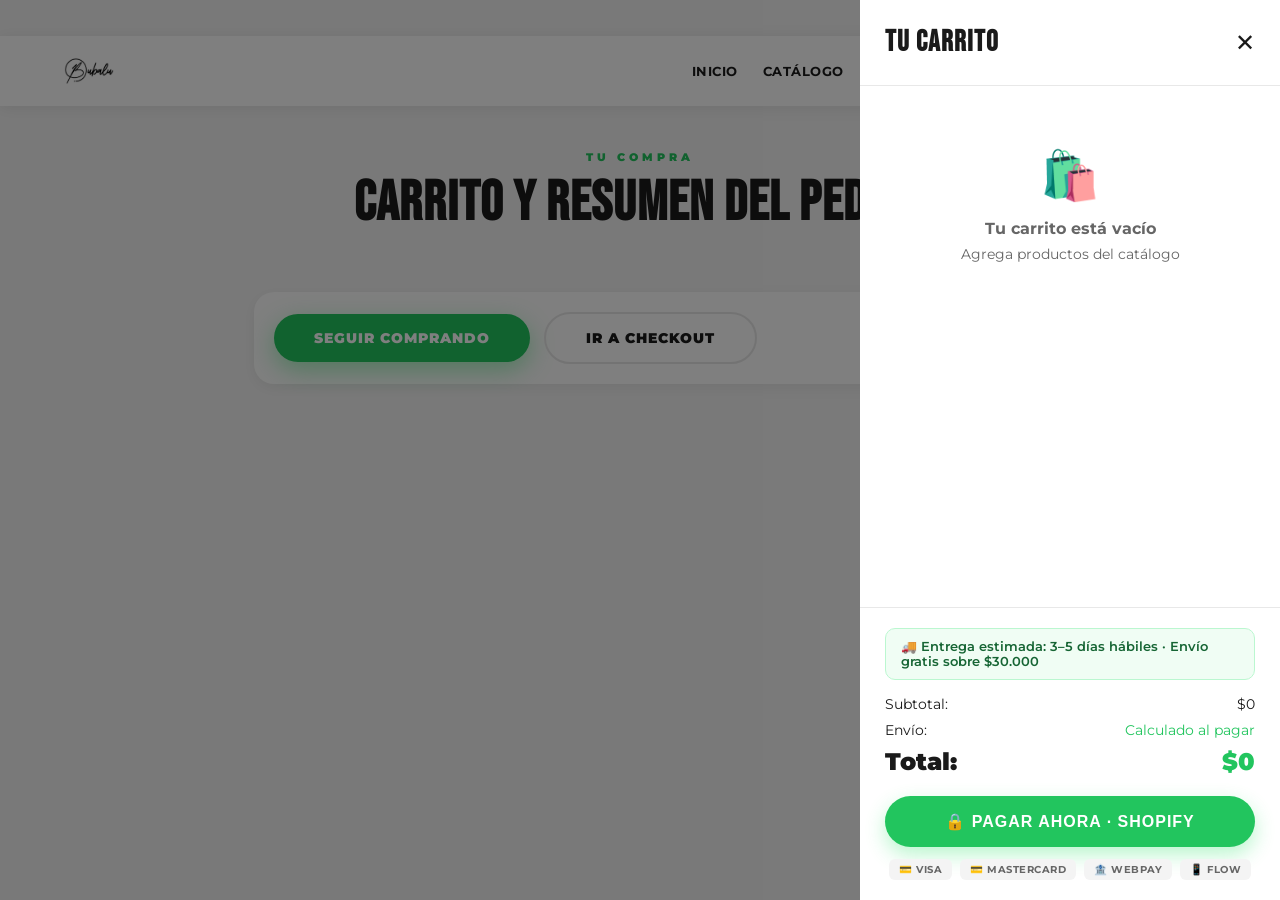
<file: carrito.html>
<!DOCTYPE html>
<html lang="es">
<head>
<meta charset="UTF-8">
<meta name="viewport" content="width=device-width, initial-scale=1.0">
<meta http-equiv="refresh" content="0; url=cart-sidebar.html">
<title>Bubalu | Carrito</title>
</head>
<body>
<p>Redirigiendo al carrito...</p>
<script>
window.location.replace('cart-sidebar.html');
</script>
</body>
</html>
</file>
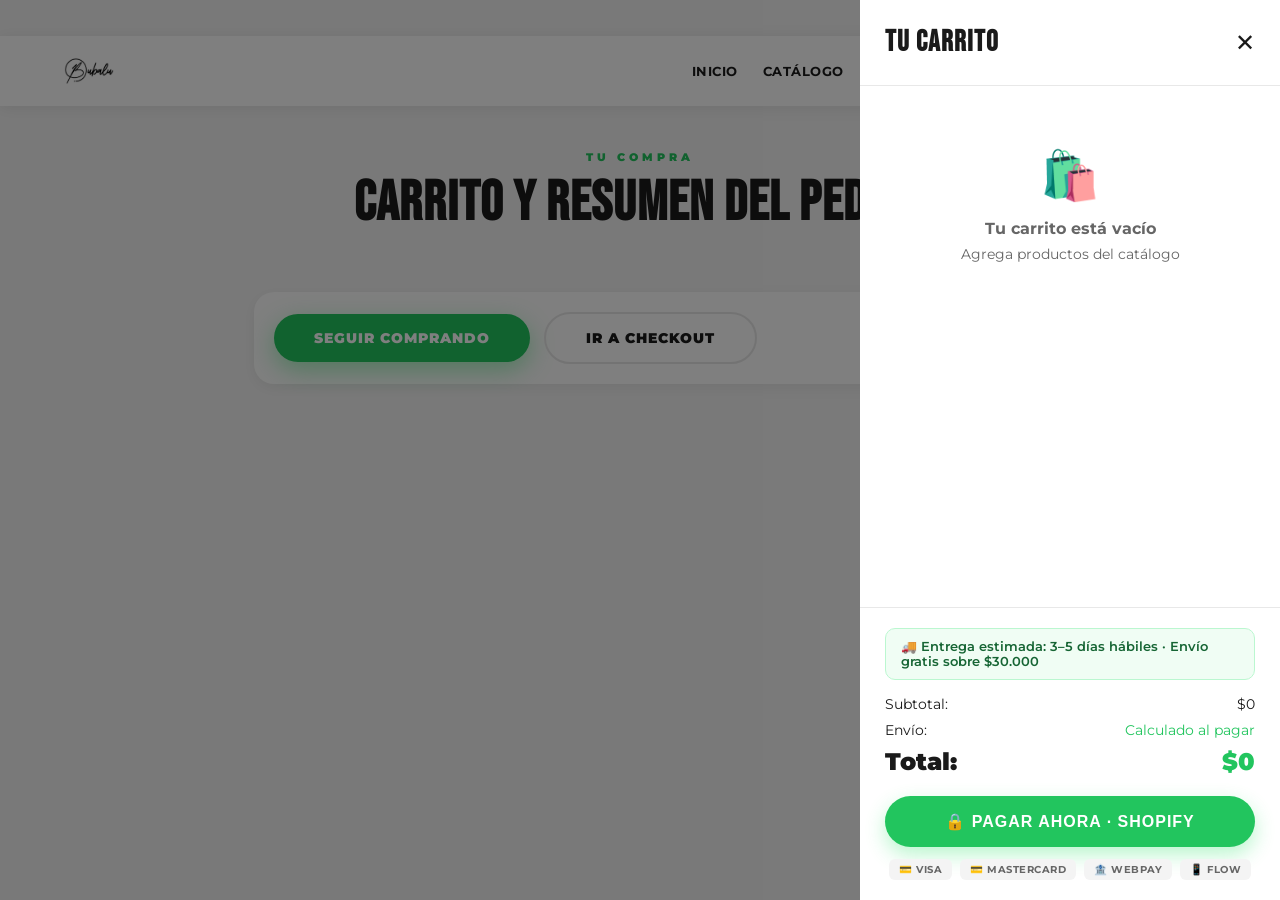
<file: cart-sidebar.html>
<!DOCTYPE html>
<html lang="es">
<head>
<meta charset="UTF-8">
<meta name="viewport" content="width=device-width, initial-scale=1.0">
<title>Bubalu | Carrito</title>
<link href="https://fonts.googleapis.com/css2?family=Bebas+Neue&family=Pacifico&family=Roboto:wght@400;700;900&family=Permanent+Marker&family=Anton&family=Lobster&family=Montserrat:wght@400;600;700;900&display=swap" rel="stylesheet">
<link rel="stylesheet" href="styles.css">
</head>
<body>
<nav>
  <a href="index.html" class="nav-logo"><img src="img/bubalu.png" alt="Bubalu" style="width:50px;height:30px;"></a>
  <div class="nav-links">
    <a href="index.html">Inicio</a>
    <a href="tienda.html">Catálogo</a>
    <a href="personalizador.html">Diseñar</a>
    <a href="contacto.html">Contacto</a>
    <a href="cart-sidebar.html" class="cart-btn">🛒 Carrito <span class="cart-count" id="cart-count">0</span></a>
  </div>
</nav>

<div class="section" style="max-width:900px;">
  <div class="section-title">
    <span class="eyebrow">Tu Compra</span>
    <h2>Carrito y resumen del pedido</h2>
  </div>
  <div style="background:white; border-radius:20px; padding:20px; box-shadow:0 4px 15px rgba(0,0,0,0.06); margin-bottom:25px;">
    <a class="btn btn-primary" href="tienda.html" style="margin-right:10px;">Seguir comprando</a>
    <a class="btn btn-outline" href="checkout.html" style="color:var(--dark); border-color:var(--gray2);">Ir a checkout</a>
  </div>
</div>

<!-- ====== CART SIDEBAR ====== -->
<div class="cart-overlay open" id="cart-overlay" onclick="closeCart(event)">
  <div class="cart-sidebar">
    <div class="cart-header">
      <h3>Tu Carrito</h3>
      <button class="cart-close" onclick="closeCartBtn()">✕</button>
    </div>
    <div class="cart-items" id="cart-items">
      <div id="cart-empty" style="text-align:center; padding:40px; color:var(--text-muted);">
        <div style="font-size:3rem; margin-bottom:15px;">🛍️</div>
        <div style="font-weight:700; margin-bottom:8px;">Tu carrito está vacío</div>
        <div style="font-size:0.85rem;">Agrega productos del catálogo</div>
      </div>
    </div>
    <div class="cart-footer">
      <div class="cart-delivery-est">🚚 Entrega estimada: 3–5 días hábiles · Envío gratis sobre $30.000</div>
      <div class="cart-total-row"><span>Subtotal:</span><span id="cart-subtotal">$0</span></div>
      <div class="cart-total-row"><span>Envío:</span><span style="color:var(--green);">Calculado al pagar</span></div>
      <div class="cart-grand-total"><span>Total:</span><span id="cart-total-price">$0</span></div>
      <button class="btn-checkout" onclick="openCheckout()">🔒 Pagar Ahora · Shopify</button>
      <div class="payment-icons">
        <div class="pay-icon">💳 Visa</div>
        <div class="pay-icon">💳 Mastercard</div>
        <div class="pay-icon">🏦 Webpay</div>
        <div class="pay-icon">📱 Flow</div>
      </div>
    </div>
  </div>
</div>
<script src="funciones.js"></script>
</body>
</html>
</file>
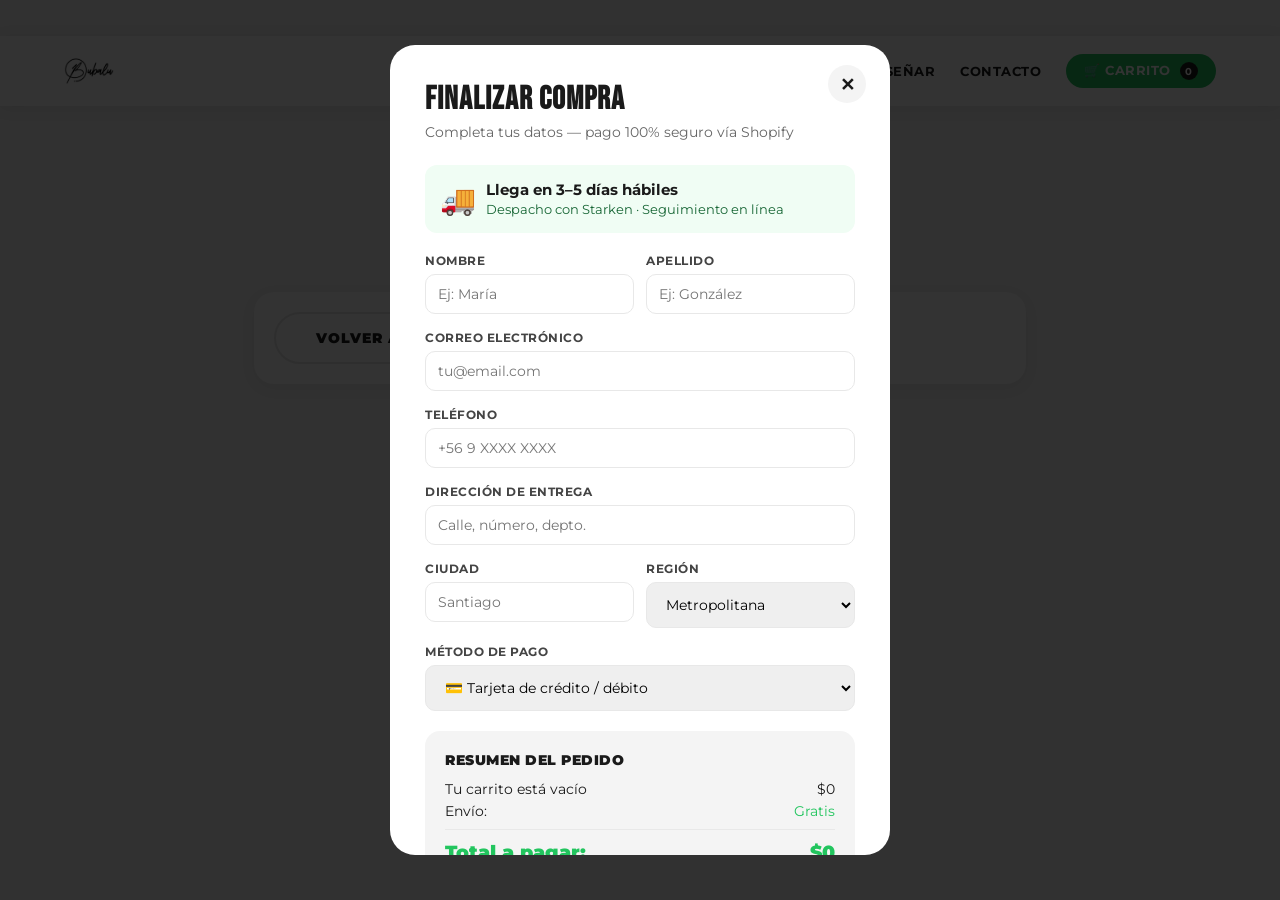
<file: checkout.html>
<!DOCTYPE html>
<html lang="es">
<head>
<meta charset="UTF-8">
<meta name="viewport" content="width=device-width, initial-scale=1.0">
<title>Bubalu | Checkout</title>
<link href="https://fonts.googleapis.com/css2?family=Bebas+Neue&family=Pacifico&family=Roboto:wght@400;700;900&family=Permanent+Marker&family=Anton&family=Lobster&family=Montserrat:wght@400;600;700;900&display=swap" rel="stylesheet">
<link rel="stylesheet" href="styles.css">
</head>
<body>
<nav>
  <a href="index.html" class="nav-logo"><img src="img/bubalu.png" alt="Bubalu" style="width:50px;height:30px;"></a>
  <div class="nav-links">
    <a href="index.html">Inicio</a>
    <a href="tienda.html">Catálogo</a>
    <a href="personalizador.html">Diseñar</a>
    <a href="contacto.html">Contacto</a>
    <a href="cart-sidebar.html" class="cart-btn">🛒 Carrito <span class="cart-count" id="cart-count">0</span></a>
  </div>
</nav>

<div class="section" style="max-width:900px;">
  <div class="section-title">
    <span class="eyebrow">Pago Seguro</span>
    <h2>Finaliza tu compra</h2>
  </div>
  <div style="background:white; border-radius:20px; padding:20px; box-shadow:0 4px 15px rgba(0,0,0,0.06); margin-bottom:25px;">
    <a class="btn btn-outline" href="cart-sidebar.html" style="color:var(--dark); border-color:var(--gray2);">Volver al carrito</a>
  </div>
</div>

<!-- ====== CHECKOUT MODAL ====== -->
<div class="modal-overlay open" id="checkout-modal">
  <div class="modal-box" id="checkout-box" style="position:relative;">
    <a href="cart-sidebar.html" aria-label="Cerrar checkout" style="position:absolute; right:24px; top:20px; width:38px; height:38px; border-radius:50%; display:flex; align-items:center; justify-content:center; text-decoration:none; color:var(--dark); background:var(--gray); font-size:1.1rem; font-weight:700;">✕</a>
    <div id="checkout-form-view">
      <h3>Finalizar Compra</h3>
      <p class="subtitle">Completa tus datos — pago 100% seguro vía Shopify</p>

      <div class="delivery-info">
        <div class="delivery-icon">🚚</div>
        <div class="delivery-text">
          <strong>Llega en 3–5 días hábiles</strong>
          <span>Despacho con Starken · Seguimiento en línea</span>
        </div>
      </div>

      <div class="form-row">
        <div class="form-group"><label>Nombre</label><input type="text" id="co-fname" placeholder="Ej: María"></div>
        <div class="form-group"><label>Apellido</label><input type="text" id="co-lname" placeholder="Ej: González"></div>
      </div>
      <div class="form-group"><label>Correo electrónico</label><input type="email" id="co-email" placeholder="tu@email.com"></div>
      <div class="form-group"><label>Teléfono</label><input type="text" id="co-phone" placeholder="+56 9 XXXX XXXX"></div>
      <div class="form-group"><label>Dirección de entrega</label><input type="text" placeholder="Calle, número, depto."></div>
      <div class="form-row">
        <div class="form-group"><label>Ciudad</label><input type="text" placeholder="Santiago"></div>
        <div class="form-group"><label>Región</label><select><option>Metropolitana</option><option>Valparaíso</option><option>Biobío</option><option>Araucanía</option><option>Otra</option></select></div>
      </div>

      <div class="form-group"><label>Método de pago</label>
        <select>
          <option>💳 Tarjeta de crédito / débito</option>
          <option>🏦 Transferencia Webpay Plus</option>
          <option>📱 Flow (Débito directo)</option>
        </select>
      </div>

      <div class="order-summary">
        <h4>Resumen del pedido</h4>
        <div id="co-summary-items"></div>
        <div class="summary-row"><span>Envío:</span><span style="color:var(--green);">Gratis</span></div>
        <div class="summary-total"><span>Total a pagar:</span><span id="co-total">$0</span></div>
      </div>

      <div class="modal-btns">
        <button class="btn-confirm" onclick="confirmOrder()">🔒 Confirmar y Pagar</button>
        <button class="btn-cancel-modal" onclick="closeModal('checkout-modal')">Cancelar</button>
      </div>
    </div>

    <div id="checkout-success-view" style="display:none;">
      <div class="success-screen">
        <div class="success-icon">🎉</div>
        <h3>¡Pedido Confirmado!</h3>
        <p>Tu pedido ha sido recibido por Bubalu. Recibirás un correo de confirmación con los detalles y el número de seguimiento.</p>
        <div class="tracking-box">
          <div style="font-weight:900; font-size:0.85rem; text-transform:uppercase; letter-spacing:0.5px; margin-bottom:15px;">Estado de tu pedido:</div>
          <div class="tracking-step"><div class="tracking-dot done"></div><span style="font-weight:700; color:var(--green);">✓ Pago confirmado</span></div>
          <div class="tracking-line"></div>
          <div class="tracking-step"><div class="tracking-dot done"></div><span style="font-weight:700; color:var(--green);">✓ Pedido recibido por Bubalu</span></div>
          <div class="tracking-line"></div>
          <div class="tracking-step"><div class="tracking-dot pending"></div><span style="color:var(--text-muted);">En producción... (1–2 días)</span></div>
          <div class="tracking-line"></div>
          <div class="tracking-step"><div class="tracking-dot pending"></div><span style="color:var(--text-muted);">En camino con Starken</span></div>
          <div class="tracking-line"></div>
          <div class="tracking-step"><div class="tracking-dot pending"></div><span style="color:var(--text-muted);">Entrega estimada: en 3–5 días hábiles</span></div>
        </div>
        <div style="background:var(--pink-light); border-radius:12px; padding:15px; margin-bottom:20px; font-size:0.85rem;">
          <strong>Número de pedido: #BU-20240<span id="order-num"></span></strong><br>
          <span style="color:var(--text-muted);">Enviado a tu correo electrónico</span>
        </div>
        <button class="btn-primary btn" style="border-radius:12px;" onclick="closeModal('checkout-modal'); clearCart();">Ver más productos</button>
      </div>
    </div>
  </div>
</div>
<script src="funciones.js"></script>
</body>
</html>
</file>
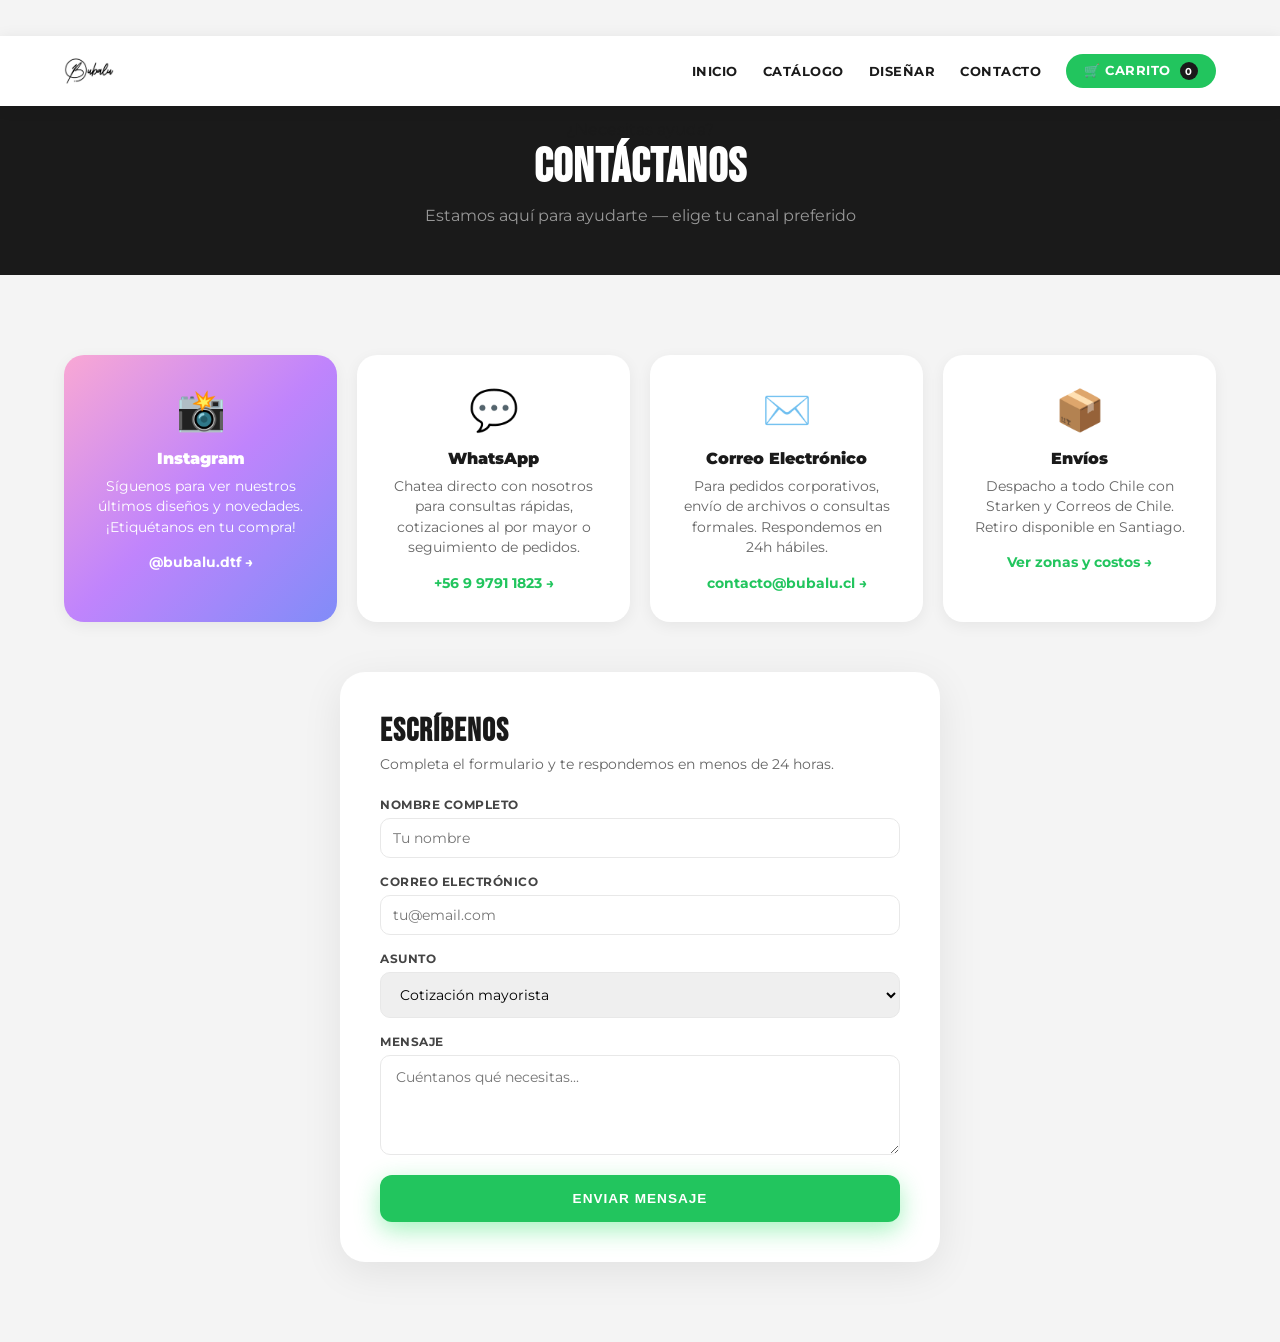
<file: contacto.html>
<!DOCTYPE html>
<html lang="es">
<head>
<meta charset="UTF-8">
<meta name="viewport" content="width=device-width, initial-scale=1.0">
<title>Bubalu | Contacto</title>
<link href="https://fonts.googleapis.com/css2?family=Bebas+Neue&family=Pacifico&family=Roboto:wght@400;700;900&family=Permanent+Marker&family=Anton&family=Lobster&family=Montserrat:wght@400;600;700;900&display=swap" rel="stylesheet">
<link rel="stylesheet" href="styles.css">
</head>
<body>

<!-- NAVBAR -->
<nav>
  <a href="index.html" class="nav-logo"><img src="img/bubalu.png" alt="Bubalu" style="width:50px;height:30px;"></a>
  <div class="nav-links">
    <a href="index.html">Inicio</a>
    <a href="tienda.html">Catálogo</a>
    <a href="personalizador.html">Diseñar</a>
    <a href="contacto.html">Contacto</a>
    <a href="cart-sidebar.html" class="cart-btn">🛒 Carrito <span class="cart-count" id="cart-count">0</span></a>
  </div>
</nav>

<!-- ====== CONTACT ====== -->
<div class="page active" id="page-contact">
  <div style="background:var(--dark); padding:50px 5%; text-align:center;">
    <span class="eyebrow" style="color:var(--pink-light);">¿Necesitas ayuda?</span>
    <h2 style="font-family:'Bebas Neue',sans-serif; font-size:3rem; letter-spacing:1px; color:white; margin-bottom:10px;">Contáctanos</h2>
    <p style="color:rgba(255,255,255,0.55);">Estamos aquí para ayudarte — elige tu canal preferido</p>
  </div>

  <div class="section">
    <div class="contact-grid">
      <div class="contact-card ig-card">
        <div class="contact-icon">📸</div>
        <h4>Instagram</h4>
        <p>Síguenos para ver nuestros últimos diseños y novedades. ¡Etiquétanos en tu compra!</p>
        <a href="https://www.instagram.com/bubalu.dtf/" target="_blank">@bubalu.dtf →</a>
      </div>
      <div class="contact-card">
        <div class="contact-icon">💬</div>
        <h4>WhatsApp</h4>
        <p>Chatea directo con nosotros para consultas rápidas, cotizaciones al por mayor o seguimiento de pedidos.</p>
        <a href="https://wa.me/56997911823">+56 9 9791 1823 →</a>
      </div>
      <div class="contact-card">
        <div class="contact-icon">✉️</div>
        <h4>Correo Electrónico</h4>
        <p>Para pedidos corporativos, envío de archivos o consultas formales. Respondemos en 24h hábiles.</p>
        <a href="mailto:contacto@bubalu.cl">contacto@bubalu.cl →</a>
      </div>
      <div class="contact-card">
        <div class="contact-icon">📦</div>
        <h4>Envíos</h4>
        <p>Despacho a todo Chile con Starken y Correos de Chile. Retiro disponible en Santiago.</p>
        <a href="index.html">Ver zonas y costos →</a>
      </div>
    </div>

    <!-- Contact Form -->
    <div style="background:white; border-radius:25px; padding:40px; max-width:600px; margin:0 auto; box-shadow:0 10px 40px rgba(0,0,0,0.08);">
      <h3 style="font-family:'Bebas Neue',sans-serif; font-size:2rem; letter-spacing:1px; margin-bottom:5px;">Escríbenos</h3>
      <p style="color:var(--text-muted); font-size:0.85rem; margin-bottom:25px;">Completa el formulario y te respondemos en menos de 24 horas.</p>
      <div class="form-group"><label>Nombre completo</label><input type="text" placeholder="Tu nombre"></div>
      <div class="form-group"><label>Correo electrónico</label><input type="email" placeholder="tu@email.com"></div>
      <div class="form-group"><label>Asunto</label>
        <select><option>Cotización mayorista</option><option>Pedido personalizado</option><option>Consulta sobre DTF</option><option>Seguimiento de pedido</option><option>Otro</option></select>
      </div>
      <div class="form-group"><label>Mensaje</label><textarea style="width:100%; padding:12px 15px; border:1.5px solid var(--gray2); border-radius:10px; font-family:inherit; font-size:0.9rem; height:100px; resize:vertical;" placeholder="Cuéntanos qué necesitas..."></textarea></div>
      <button class="btn-primary btn" style="width:100%; border-radius:12px;" onclick="showToast('✅ Mensaje enviado — te contactaremos pronto!')">Enviar Mensaje</button>
    </div>
  </div>
</div>
<script src="funciones.js"></script>
</body>
</html>
</file>
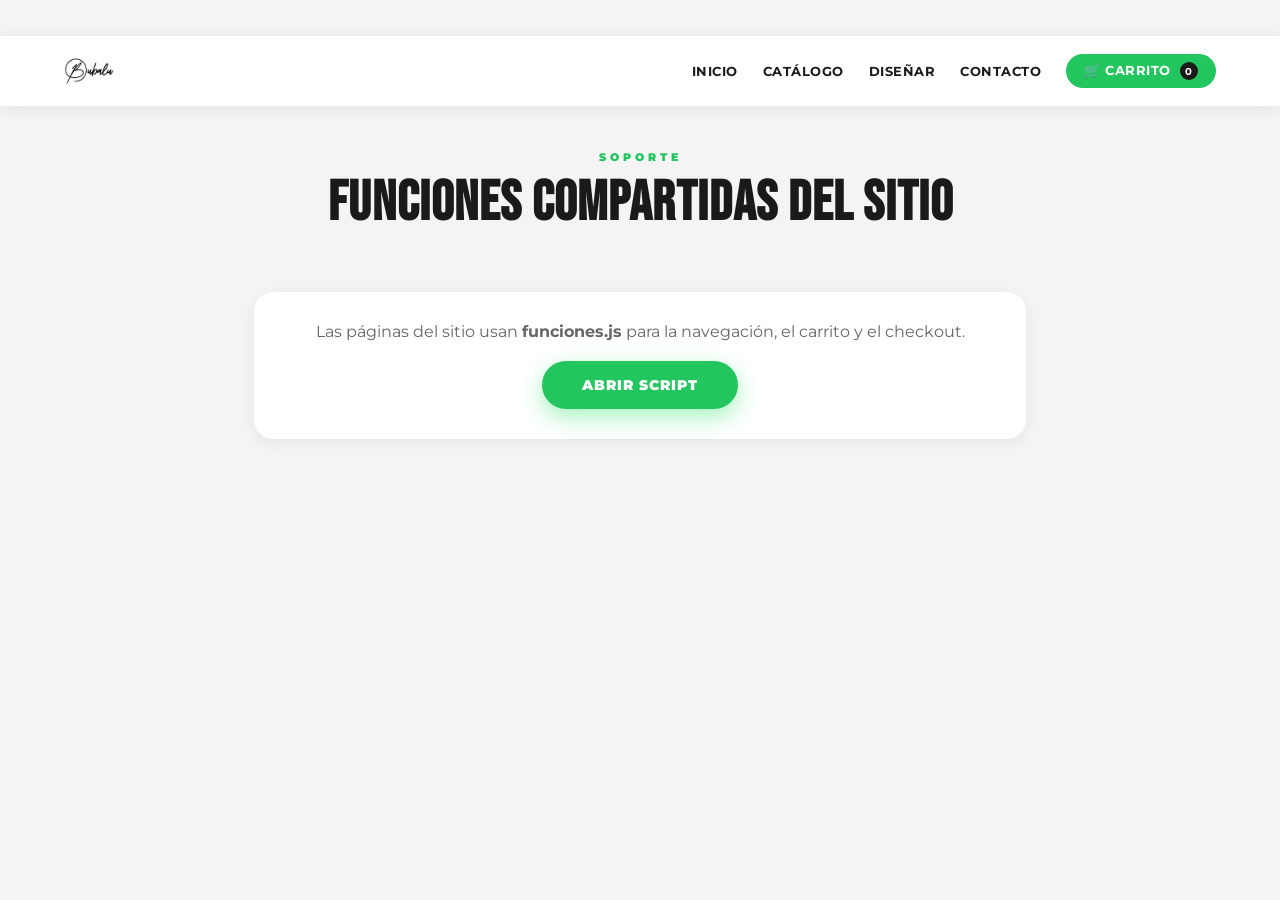
<file: funciones.html>
<!DOCTYPE html>
<html lang="es">
<head>
<meta charset="UTF-8">
<meta name="viewport" content="width=device-width, initial-scale=1.0">
<title>Bubalu | Funciones Compartidas</title>
<link href="https://fonts.googleapis.com/css2?family=Bebas+Neue&family=Pacifico&family=Roboto:wght@400;700;900&family=Permanent+Marker&family=Anton&family=Lobster&family=Montserrat:wght@400;600;700;900&display=swap" rel="stylesheet">
<link rel="stylesheet" href="styles.css">
</head>
<body>
<nav>
  <a href="index.html" class="nav-logo"><img src="img/bubalu.png" alt="Bubalu" style="width:50px;height:30px;"></a>
  <div class="nav-links">
    <a href="index.html">Inicio</a>
    <a href="tienda.html">Catálogo</a>
    <a href="personalizador.html">Diseñar</a>
    <a href="contacto.html">Contacto</a>
    <a href="cart-sidebar.html" class="cart-btn">🛒 Carrito <span class="cart-count" id="cart-count">0</span></a>
  </div>
</nav>

<div class="section" style="max-width:900px;">
  <div class="section-title">
    <span class="eyebrow">Soporte</span>
    <h2>Funciones compartidas del sitio</h2>
  </div>
  <div style="background:white; border-radius:20px; padding:30px; box-shadow:0 4px 15px rgba(0,0,0,0.06); text-align:center;">
    <p style="color:var(--text-muted); margin-bottom:20px;">Las páginas del sitio usan <strong>funciones.js</strong> para la navegación, el carrito y el checkout.</p>
    <a class="btn btn-primary" href="funciones.js">Abrir script</a>
  </div>
</div>

<script>
// ===== STATE =====
let cart = [];
let designerBasePrice = 4000;
let designerModel = 'basica';
let selectedColorName = 'Blanco';

const garmentColors = [
  {id:'blanco', hex:'#ffffff', n:'Blanco'},
  {id:'negro', hex:'#1a1a1a', n:'Negro'},
  {id:'rojo', hex:'#d32f2f', n:'Rojo'},
  {id:'azul', hex:'#1a237e', n:'Azul'},
  {id:'amarillo', hex:'#f9c23c', n:'Amarillo'},
  {id:'verde', hex:'#2e7d32', n:'Verde'},
  {id:'burdeo', hex:'#800020', n:'Burdeo'},
  {id:'gris', hex:'#888888', n:'Gris'},
];

const textColors = [
  '#000000','#ffffff','#d32f2f','#1a237e','#f9c23c','#e21b79','#2e7d32','#ff6f00'
];

// ===== PAGE NAVIGATION =====
function showPage(page) {
  document.querySelectorAll('.page').forEach(p => p.classList.remove('active'));
  document.getElementById('page-' + page).classList.add('active');
  const pnav = document.getElementById('page-nav');
  pnav.style.display = page === 'home' ? 'none' : 'flex';
  document.querySelectorAll('.page-tab').forEach(t => t.classList.remove('active'));
  if (page !== 'home') {
    const tab = document.getElementById('tab-' + page);
    if (tab) tab.classList.add('active');
  }
  window.scrollTo(0, 0);
}

// ===== CATALOG FILTER =====
function filterCatalog(cat, btn) {
  document.querySelectorAll('.filter-btn').forEach(b => b.classList.remove('active'));
  btn.classList.add('active');
  document.querySelectorAll('.product-card').forEach(card => {
    card.style.display = (cat === 'all' || card.dataset.cat === cat) ? '' : 'none';
  });
}

// ===== CART =====
function openCart() {
  document.getElementById('cart-overlay').classList.add('open');
}
function closeCart(e) {
  if (e.target === document.getElementById('cart-overlay')) {
    document.getElementById('cart-overlay').classList.remove('open');
  }
}
function closeCartBtn() {
  document.getElementById('cart-overlay').classList.remove('open');
}

function addToCart(name, price, emoji) {
  const existing = cart.find(i => i.name === name);
  if (existing) {
    existing.qty++;
  } else {
    cart.push({ name, price, emoji, qty: 1 });
  }
  updateCart();
  openCart();
  showToast('✅ ' + name + ' agregado al carrito');
}

function updateCart() {
  const count = cart.reduce((s, i) => s + i.qty, 0);
  document.getElementById('cart-count').textContent = count;

  const itemsEl = document.getElementById('cart-items');
  const emptyEl = document.getElementById('cart-empty');

  if (cart.length === 0) {
    emptyEl.style.display = '';
    const existing = itemsEl.querySelectorAll('.cart-item');
    existing.forEach(e => e.remove());
  } else {
    emptyEl.style.display = 'none';
    itemsEl.querySelectorAll('.cart-item').forEach(e => e.remove());
    cart.forEach((item, idx) => {
      const div = document.createElement('div');
      div.className = 'cart-item';
      div.innerHTML = `
        <div class="cart-item-img">${item.emoji}</div>
        <div class="cart-item-info">
          <div class="cart-item-name">${item.name}</div>
          <div class="cart-item-detail">Talla: L · Color: Blanco</div>
          <div class="cart-item-price">$${(item.price * item.qty).toLocaleString('es-CL')}</div>
          <div class="cart-item-qty">
            <button class="qty-btn" onclick="changeQty(${idx}, -1)">−</button>
            <span style="font-weight:700; font-size:0.9rem;">${item.qty}</span>
            <button class="qty-btn" onclick="changeQty(${idx}, 1)">+</button>
            <button class="qty-btn" onclick="removeItem(${idx})" style="margin-left:5px; font-size:0.75rem;">✕</button>
          </div>
        </div>
      `;
      itemsEl.appendChild(div);
    });
  }

  const total = cart.reduce((s, i) => s + i.price * i.qty, 0);
  document.getElementById('cart-subtotal').textContent = '$' + total.toLocaleString('es-CL');
  document.getElementById('cart-total-price').textContent = '$' + total.toLocaleString('es-CL');
}

function changeQty(idx, delta) {
  cart[idx].qty += delta;
  if (cart[idx].qty <= 0) cart.splice(idx, 1);
  updateCart();
}

function removeItem(idx) {
  cart.splice(idx, 1);
  updateCart();
}

function clearCart() {
  cart = [];
  updateCart();
}

// ===== CHECKOUT =====
function openCheckout() {
  closeCartBtn();
  document.getElementById('checkout-form-view').style.display = '';
  document.getElementById('checkout-success-view').style.display = 'none';

  const summaryEl = document.getElementById('co-summary-items');
  summaryEl.innerHTML = '';
  let total = 0;
  cart.forEach(item => {
    const div = document.createElement('div');
    div.className = 'summary-row';
    div.innerHTML = `<span>${item.emoji} ${item.name} ×${item.qty}</span><span>$${(item.price * item.qty).toLocaleString('es-CL')}</span>`;
    summaryEl.appendChild(div);
    total += item.price * item.qty;
  });
  document.getElementById('co-total').textContent = '$' + total.toLocaleString('es-CL');
  document.getElementById('checkout-modal').classList.add('open');
}

function openDesignOrder() {
  // Build cart item from designer
  let qty = 0;
  document.querySelectorAll('.size-input').forEach(i => qty += parseInt(i.value) || 0);
  if (qty === 0) { showToast('⚠️ Agrega al menos 1 prenda'); return; }
  const hasDesign = document.getElementById('logo-wrap').style.display !== 'none' || document.getElementById('text-wrap').style.display !== 'none';
  const imp = hasDesign ? 3500 : 0;
  const total = (designerBasePrice + imp) * qty;

  cart = [{ name: 'Polera personalizada (' + designerModel + ')', price: designerBasePrice + imp, emoji: '🎨', qty }];
  updateCart();

  document.getElementById('checkout-form-view').style.display = '';
  document.getElementById('checkout-success-view').style.display = 'none';

  const summaryEl = document.getElementById('co-summary-items');
  summaryEl.innerHTML = '';
  const div = document.createElement('div');
  div.className = 'summary-row';
  div.innerHTML = `<span>🎨 Prenda personalizada ×${qty}</span><span>$${total.toLocaleString('es-CL')}</span>`;
  summaryEl.appendChild(div);
  if (hasDesign) {
    const div2 = document.createElement('div');
    div2.className = 'summary-row';
    div2.innerHTML = `<span style="color:var(--text-muted); font-size:0.8rem;">  ↳ Incluye estampado DTF</span><span style="font-size:0.8rem;">$${(imp*qty).toLocaleString('es-CL')}</span>`;
    summaryEl.appendChild(div2);
  }
  document.getElementById('co-total').textContent = '$' + total.toLocaleString('es-CL');
  document.getElementById('checkout-modal').classList.add('open');
}

function confirmOrder() {
  const name = document.getElementById('co-fname').value;
  const email = document.getElementById('co-email').value;
  if (!name || !email) { showToast('⚠️ Completa tu nombre y correo para continuar'); return; }
  document.getElementById('checkout-form-view').style.display = 'none';
  document.getElementById('checkout-success-view').style.display = '';
  document.getElementById('order-num').textContent = Math.floor(Math.random() * 9000 + 1000);
}

function closeModal(id) {
  document.getElementById(id).classList.remove('open');
}

// ===== DESIGNER =====
function selectModel(model, price, btn) {
  designerModel = model;
  designerBasePrice = price;
  document.querySelectorAll('.model-tab').forEach(t => t.classList.remove('active'));
  btn.classList.add('active');
  const emojiMap = { basica:'👕', oversize:'👕', acidwash:'👕', canguro:'🧥', polo_sc:'🧥' };
  document.getElementById('garment-emoji').textContent = emojiMap[model] || '👕';
  updateDesignCalc();
}

function initColorPicker() {
  const cp = document.getElementById('color-picker');
  cp.innerHTML = '';
  garmentColors.forEach((c, i) => {
    const dot = document.createElement('div');
    dot.className = 'color-dot' + (i === 0 ? ' active' : '');
    dot.style.background = c.hex;
    if (c.id === 'blanco') dot.style.border = '3px solid #ddd';
    const tt = document.createElement('div');
    tt.className = 'dot-tooltip';
    tt.textContent = c.n;
    dot.appendChild(tt);
    dot.onclick = () => {
      selectedColorName = c.n;
      document.querySelectorAll('.color-dot').forEach(d => d.classList.remove('active'));
      dot.classList.add('active');
      document.getElementById('garment-bg').style.background = 'none';
      const emoji = document.getElementById('garment-emoji');
      const filterMap = {
        negro: 'brightness(0)',
        rojo: 'sepia(1) saturate(5) hue-rotate(320deg)',
        azul: 'sepia(1) saturate(3) hue-rotate(200deg)',
        amarillo: 'sepia(1) saturate(5) hue-rotate(20deg)',
        verde: 'sepia(1) saturate(3) hue-rotate(90deg)',
        burdeo: 'sepia(1) saturate(4) hue-rotate(295deg)',
        gris: 'grayscale(1) brightness(0.7)',
        blanco: 'none',
      };
      emoji.style.filter = filterMap[c.id] || 'none';
      updateDesignCalc();
    };
    cp.appendChild(dot);
  });
}

function initTextColors() {
  const el = document.getElementById('text-colors');
  el.innerHTML = '';
  textColors.forEach(hex => {
    const dot = document.createElement('div');
    dot.style.cssText = `width:28px; height:28px; border-radius:50%; background:${hex}; cursor:pointer; border:3px solid transparent; box-shadow:0 0 0 1px rgba(0,0,0,0.12); transition:all 0.15s; flex-shrink:0;`;
    if (hex === '#ffffff') dot.style.boxShadow = '0 0 0 1.5px #ccc';
    dot.onclick = () => {
      document.getElementById('text-render').style.color = hex;
      el.querySelectorAll('div').forEach(d => d.style.borderColor = 'transparent');
      dot.style.borderColor = '#e21b79';
    };
    el.appendChild(dot);
  });
}

function handleLogo(input) {
  if (input.files && input.files[0]) {
    const r = new FileReader();
    r.onload = e => {
      document.getElementById('logo-preview').src = e.target.result;
      document.getElementById('logo-wrap').style.display = 'block';
      updateDesignCalc();
    };
    r.readAsDataURL(input.files[0]);
  }
}

function handleText(v) {
  document.getElementById('text-render').textContent = v || 'TU TEXTO';
  document.getElementById('text-wrap').style.display = v ? 'block' : 'none';
  updateDesignCalc();
}

function setFont(f) {
  document.getElementById('text-render').style.fontFamily = f;
}

function setTextSize(v) {
  document.getElementById('text-render').style.fontSize = v + 'px';
  document.getElementById('size-label').textContent = v + 'px';
}

function moveElement(id, top, left) {
  const el = document.getElementById(id);
  el.style.top = top;
  el.style.left = left;
}

function updateDesignCalc() {
  let qty = 0;
  document.querySelectorAll('.size-input').forEach(i => qty += parseInt(i.value) || 0);
  const hasDesign = document.getElementById('logo-wrap').style.display !== 'none' || document.getElementById('text-wrap').style.display !== 'none';
  const imp = hasDesign ? 3500 : 0;
  document.getElementById('d-price-base').textContent = '$' + designerBasePrice.toLocaleString('es-CL');
  document.getElementById('d-price-imp').textContent = imp > 0 ? '$' + imp.toLocaleString('es-CL') : '$0';
  document.getElementById('d-qty').textContent = qty + ' unid.';
  document.getElementById('d-total').textContent = '$' + ((designerBasePrice + imp) * qty).toLocaleString('es-CL');
}

function makeDraggable(el) {
  let isDrag = false, isResize = false, sx, sy, sw, sl, st;
  const resizer = el.querySelector('.resizer');
  const onStart = e => {
    const c = e.touches ? e.touches[0] : e;
    if (e.target === resizer) isResize = true; else isDrag = true;
    sx = c.clientX; sy = c.clientY;
    sw = el.offsetWidth; sl = el.offsetLeft; st = el.offsetTop;
    e.preventDefault();
  };
  const onMove = e => {
    if (!isDrag && !isResize) return;
    const c = e.touches ? e.touches[0] : e;
    if (isDrag) { el.style.left = (sl + c.clientX - sx) + 'px'; el.style.top = (st + c.clientY - sy) + 'px'; }
    if (isResize) { const nw = sw + c.clientX - sx; if (nw > 40) el.style.width = nw + 'px'; }
    updateDesignCalc();
  };
  const onEnd = () => isDrag = isResize = false;
  el.addEventListener('mousedown', onStart);
  el.addEventListener('touchstart', onStart, { passive: false });
  document.addEventListener('mousemove', onMove);
  document.addEventListener('touchmove', onMove, { passive: false });
  document.addEventListener('mouseup', onEnd);
  document.addEventListener('touchend', onEnd);
}

// ===== TOAST =====
function showToast(msg) {
  const t = document.getElementById('toast');
  t.textContent = msg;
  t.classList.add('show');
  setTimeout(() => t.classList.remove('show'), 3000);
}

// ===== INIT =====
document.addEventListener('DOMContentLoaded', () => {
  initColorPicker();
  initTextColors();
  makeDraggable(document.getElementById('logo-wrap'));
  makeDraggable(document.getElementById('text-wrap'));
  document.querySelectorAll('.size-input').forEach(i => i.addEventListener('input', updateDesignCalc));
  updateDesignCalc();
  updateCart();
});
</script>
</body>
</html>
</file>
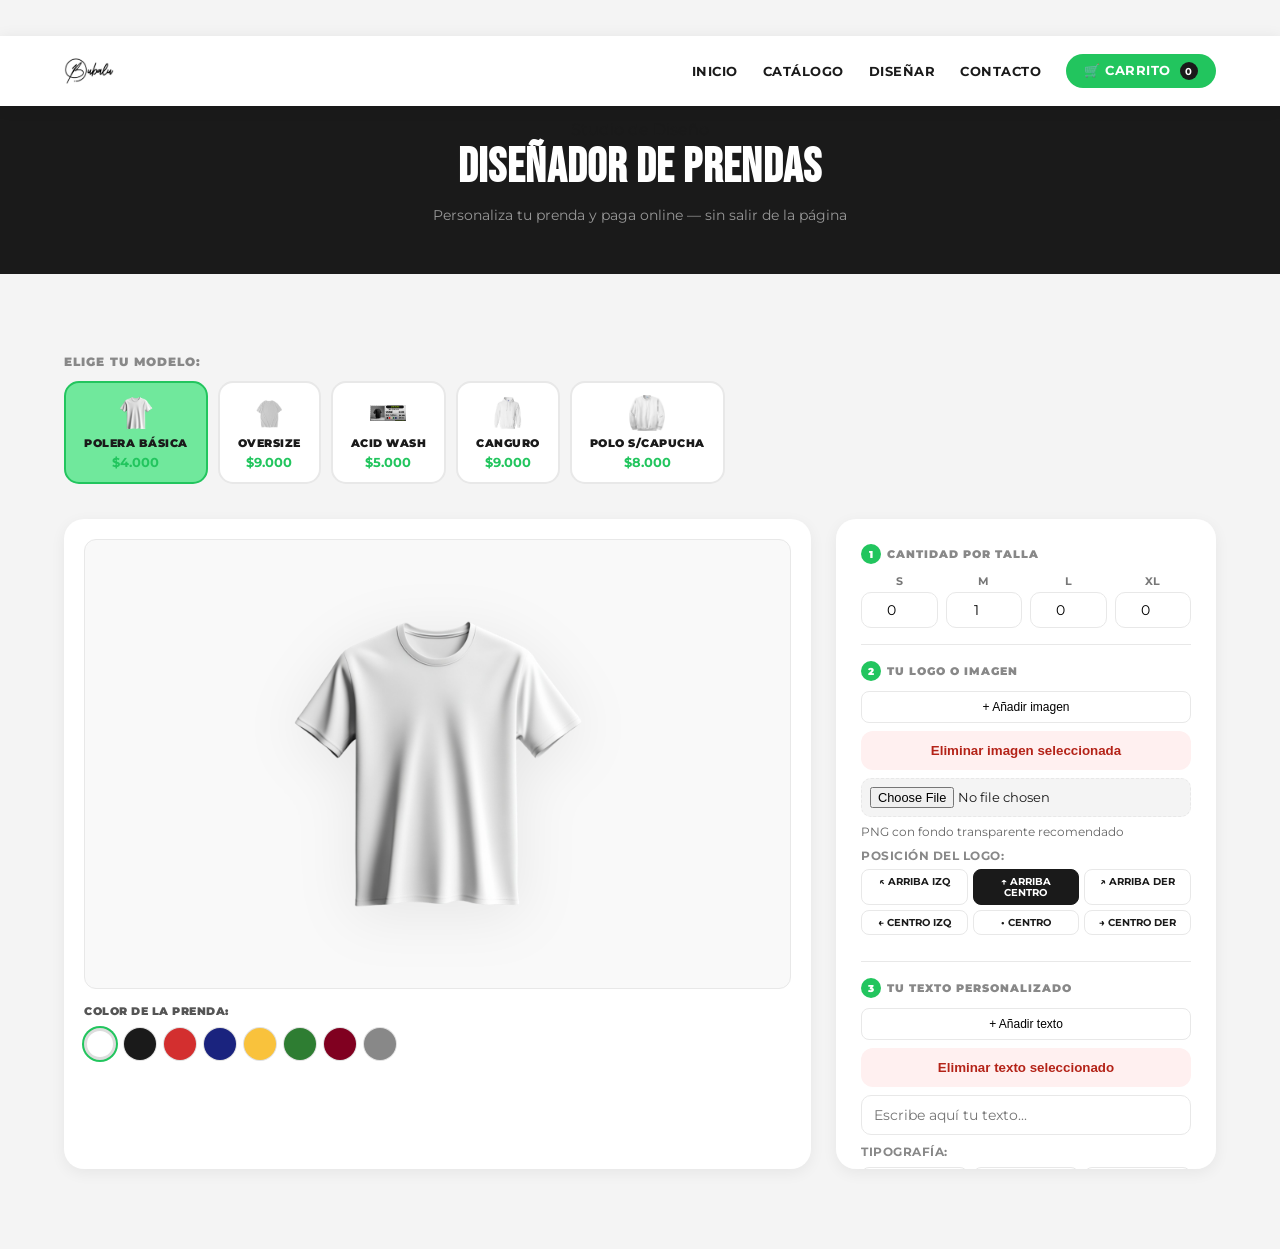
<file: personalizador.html>
<!DOCTYPE html>
<html lang="es">
<head>
<meta charset="UTF-8">
<meta name="viewport" content="width=device-width, initial-scale=1.0">
<title>Bubalu | Diseñador Online</title>
<link href="https://fonts.googleapis.com/css2?family=Bebas+Neue&family=Pacifico&family=Roboto:wght@400;700;900&family=Permanent+Marker&family=Anton&family=Lobster&family=Montserrat:wght@400;600;700;900&display=swap" rel="stylesheet">
<link rel="stylesheet" href="styles.css">
</head>
<body>

<!-- NAVBAR -->
<nav>
  <a href="index.html" class="nav-logo"><img src="img/bubalu.png" alt="Bubalu" style="width:50px;height:30px;"></a>
  <div class="nav-links">
    <a href="index.html">Inicio</a>
    <a href="tienda.html">Catálogo</a>
    <a href="personalizador.html">Diseñar</a>
    <a href="contacto.html">Contacto</a>
    <a href="cart-sidebar.html" class="cart-btn">🛒 Carrito <span class="cart-count" id="cart-count">0</span></a>
  </div>
</nav>

<!-- ====== DESIGNER ====== -->
<div class="page active" id="page-designer">
  <div style="background:var(--dark); padding:50px 5%; text-align:center;">
    <span class="eyebrow" style="color:var(--pink-light);">Studio de Diseño</span>
    <h2 style="font-family:'Bebas Neue',sans-serif; font-size:3rem; letter-spacing:1px; color:white; margin-bottom:10px;">Diseñador de Prendas</h2>
    <p style="color:rgba(255,255,255,0.55); font-size:0.9rem;">Personaliza tu prenda y paga online — sin salir de la página</p>
  </div>

  <div class="section" style="max-width:1300px;">

    <!-- Model selector -->
    <div style="margin-bottom:25px;">
      <div style="font-weight:900; font-size:0.75rem; text-transform:uppercase; letter-spacing:1px; color:#888; margin-bottom:12px;">Elige tu modelo:</div>
      <div class="model-tabs">
        <div class="model-tab active" onclick="selectModel('basica', 4000, this)">
          <div class="model-tab-icon"><img src="img/polera-basica-base2.png" alt="Polera básica"></div>
          <div class="model-tab-name">Polera Básica</div>
          <div class="model-tab-price">$4.000</div>
        </div>
        <div class="model-tab" onclick="selectModel('oversize', 9000, this)">
          <div class="model-tab-icon"><img src="img/polera-oversize-base.png" alt="Oversize"></div>
          <div class="model-tab-name">Oversize</div>
          <div class="model-tab-price">$9.000</div>
        </div>
        <div class="model-tab" onclick="selectModel('acidwash', 5000, this)">
          <div class="model-tab-icon"><img src="img/polo-acidwash.png" alt="Acid Wash"></div>
          <div class="model-tab-name">Acid Wash</div>
          <div class="model-tab-price">$5.000</div>
        </div>
        <div class="model-tab" onclick="selectModel('canguro', 9000, this)">
          <div class="model-tab-icon"><img src="img/poleron-canguro-base.png" alt="Canguro"></div>
          <div class="model-tab-name">Canguro</div>
          <div class="model-tab-price">$9.000</div>
        </div>
        <div class="model-tab" onclick="selectModel('polo_sc', 8000, this)">
          <div class="model-tab-icon"><img src="img/poleron-polo-base.png" alt="Polo sin capucha"></div>
          <div class="model-tab-name">Polo s/Capucha</div>
          <div class="model-tab-price">$8.000</div>
        </div>
      </div>
    </div>

    <div class="designer-layout">
      <!-- Preview -->
      <div class="designer-preview">
        <div id="capture-area" class="canvas-container">
          <div id="garment-bg" style="position:absolute; top:0; left:0; width:100%; height:100%; transition:background 0.3s; z-index:0;"></div>
          <div class="garment-display" style="z-index:1; pointer-events:none; transition:all 0.3s; filter:drop-shadow(0 10px 30px rgba(0,0,0,0.08));">
            <img id="garment-image" src="img/polera-basica-base2.png" alt="Polera básica">
          </div>
          <div class="design-area" id="design-area">
            <div id="logo-wrap" class="draggable-el design-layer" data-layer-type="image" style="top:120px; left:120px; display:none; width:130px;">
              <img id="logo-preview" style="width:100%; display:block; pointer-events:none; border-radius:4px;">
              <div class="resizer"></div>
            </div>
            <div id="text-wrap" class="draggable-el design-layer" data-layer-type="text" style="top:170px; left:80px; display:none;">
              <span id="text-render" style="font-size:28px; white-space:nowrap; display:block; font-family:'Bebas Neue'; color:#000; letter-spacing:1px;">TU TEXTO</span>
              <div class="resizer"></div>
            </div>
          </div>
        </div>

        <div style="margin-top:15px;">
          <div class="color-label">Color de la Prenda:</div>
          <div class="color-grid" id="color-picker"></div>
        </div>
      </div>

      <!-- Controls -->
      <div class="designer-controls">

        <div class="ctrl-step">
          <div class="ctrl-label"><div class="ctrl-label-num">1</div> Cantidad por talla</div>
          <div class="qty-sizes">
            <div class="qty-size-item"><label>S</label><input type="number" class="size-input" data-size="S" value="0" min="0"></div>
            <div class="qty-size-item"><label>M</label><input type="number" class="size-input" data-size="M" value="1" min="0"></div>
            <div class="qty-size-item"><label>L</label><input type="number" class="size-input" data-size="L" value="0" min="0"></div>
            <div class="qty-size-item"><label>XL</label><input type="number" class="size-input" data-size="XL" value="0" min="0"></div>
          </div>
        </div>

        <div class="ctrl-step">
          <div class="ctrl-label"><div class="ctrl-label-num">2</div> Tu logo o imagen</div>
          <button class="font-btn" type="button" onclick="triggerImageUpload()" style="width:100%; margin-bottom:8px;">+ Añadir imagen</button>
          <button class="danger-btn" type="button" onclick="deleteSelectedDesignElement()" style="width:100%; margin-bottom:8px;">Eliminar imagen seleccionada</button>
          <input id="designer-image-input" type="file" accept="image/*" onchange="handleDesignImageUpload(this)" style="display:none;">
          <input type="file" accept="image/*" onchange="handleLogo(this)" style="margin-bottom:8px;">
          <div style="font-size:0.72rem; color:var(--text-muted);">PNG con fondo transparente recomendado</div>
          <div style="margin-top:10px;">
            <div style="font-size:0.72rem; font-weight:700; text-transform:uppercase; letter-spacing:0.5px; color:#888; margin-bottom:6px;">Posición del logo:</div>
            <div class="design-position-grid">
              <div class="pos-btn" onclick="moveElement('logo-wrap','50px','50px')">↖ Arriba Izq</div>
              <div class="pos-btn active" onclick="moveElement('logo-wrap','50px','calc(50% - 65px)')">↑ Arriba Centro</div>
              <div class="pos-btn" onclick="moveElement('logo-wrap','50px','calc(100% - 180px)')">↗ Arriba Der</div>
              <div class="pos-btn" onclick="moveElement('logo-wrap','180px','50px')">← Centro Izq</div>
              <div class="pos-btn" onclick="moveElement('logo-wrap','180px','calc(50% - 65px)')">• Centro</div>
              <div class="pos-btn" onclick="moveElement('logo-wrap','180px','calc(100% - 180px)')">→ Centro Der</div>
            </div>
          </div>
        </div>

        <div class="ctrl-step">
          <div class="ctrl-label"><div class="ctrl-label-num">3</div> Tu texto personalizado</div>
          <button class="font-btn" type="button" onclick="createTextLayer(document.getElementById('designer-text-input').value || 'TU TEXTO')" style="width:100%; margin-bottom:8px;">+ Añadir texto</button>
          <button class="danger-btn" type="button" onclick="deleteSelectedDesignElement()" style="width:100%; margin-bottom:8px;">Eliminar texto seleccionado</button>
          <input id="designer-text-input" type="text" placeholder="Escribe aquí tu texto..." oninput="handleText(this.value)" style="margin-bottom:10px;">
          <div style="font-size:0.72rem; font-weight:700; text-transform:uppercase; letter-spacing:0.5px; color:#888; margin-bottom:8px;">Tipografía:</div>
          <div class="font-grid">
            <button class="font-btn" onclick="setFont('Bebas Neue')" style="font-family:'Bebas Neue'; font-size:1rem; letter-spacing:1px;">Bebas</button>
            <button class="font-btn" onclick="setFont('Pacifico')" style="font-family:'Pacifico'; font-size:0.75rem;">Pacifico</button>
            <button class="font-btn" onclick="setFont('Anton')" style="font-family:'Anton';">Anton</button>
            <button class="font-btn" onclick="setFont('Lobster')" style="font-family:'Lobster';">Lobster</button>
            <button class="font-btn" onclick="setFont('Permanent Marker')" style="font-family:'Permanent Marker'; font-size:0.7rem;">Marker</button>
            <button class="font-btn" onclick="setFont('Montserrat')" style="font-family:'Montserrat'; font-weight:900; font-size:0.72rem;">Bold</button>
          </div>
          <div style="margin-top:10px;">
            <div style="font-size:0.72rem; font-weight:700; text-transform:uppercase; letter-spacing:0.5px; color:#888; margin-bottom:6px;">Tamaño del texto:</div>
            <div class="ctrl-range-row">
              <input type="range" min="14" max="80" value="28" oninput="setTextSize(this.value)">
              <span id="size-label">28px</span>
            </div>
          </div>
          <div style="margin-top:10px;">
            <div style="font-size:0.72rem; font-weight:700; text-transform:uppercase; letter-spacing:0.5px; color:#888; margin-bottom:6px;">Color del texto:</div>
            <div style="display:flex; gap:8px; flex-wrap:wrap;" id="text-colors"></div>
          </div>
        </div>

        <div class="ctrl-step">
          <div class="ctrl-label"><div class="ctrl-label-num">4</div> Precio estimado</div>
          <div class="price-summary">
            <div class="price-row-s"><span>Prenda base (c/u):</span><span id="d-price-base">$4.000</span></div>
            <div class="price-row-s"><span>Estampado DTF:</span><span id="d-price-imp">$0</span></div>
            <div class="price-row-s"><span>Cantidad total:</span><span id="d-qty">1 unid.</span></div>
            <div class="price-total"><span>TOTAL:</span><span id="d-total">$4.000</span></div>
          </div>
        </div>

        <button class="btn-primary btn" style="width:100%; border-radius:12px; font-size:0.9rem;" onclick="openDesignOrder()">
          ✅ Finalizar y Pagar Online
        </button>

      </div>
    </div>
  </div>
</div>
<script src="funciones.js"></script>
</body>
</html>
</file>
<file: styles.css>
:root {
  --dark: #1a1a1a;
  --white: #ffffff;
  --gray: #f4f4f4;
  --gray2: #e8e8e8;
  --text-muted: #666;
  --green: #22c55e;
  --green-light: rgba(56, 228, 119, 0.699);
  --green-dark: #16a34ad3;
}
* { box-sizing: border-box; margin: 0; padding: 0; }
body { font-family: 'Montserrat', 'Segoe UI', sans-serif; background: var(--gray); color: var(--dark); overflow-x: hidden; }

/* ===== WATERMARK ===== */
.watermark-banner {
  background: var(--dark);
  color: var(--green);
  text-align: center;
  padding: 8px;
  font-size: 11px;
  font-weight: 700;
  letter-spacing: 1.5px;
  text-transform: uppercase;
  position: sticky;
  top: 0;
  z-index: 9999;
}

/* ===== NAV ===== */
nav {
  background: var(--white);
  padding: 0 5%;
  display: flex;
  justify-content: space-between;
  align-items: center;
  box-shadow: 0 2px 15px rgba(0,0,0,0.08);
  position: sticky;
  top: 36px;
  z-index: 1000;
  height: 70px;
}

.nav-links { display: flex; gap: 25px; align-items: center; }
.nav-links a {
  text-decoration: none;
  color: var(--dark);
  font-weight: 700;
  font-size: 0.8rem;
  text-transform: uppercase;
  letter-spacing: 0.5px;
  transition: color 0.2s;
}
.nav-links a:hover { color: var(--green); }
.cart-btn {
  background: var(--green);
  color: white !important;
  padding: 8px 18px;
  border-radius: 50px;
  position: relative;
}
.cart-btn:hover { background: var(--green) !important; color: white !important; }
.cart-count {
  background: var(--dark);
  color: white;
  border-radius: 50%;
  width: 18px;
  height: 18px;
  font-size: 10px;
  display: inline-flex;
  align-items: center;
  justify-content: center;
  margin-left: 5px;
}

/* ===== HERO ===== */
.hero {
  background: linear-gradient(135deg, var(--dark) 0%, #1a2e1c 50%, #0d1a0f 100%);
  padding: 80px 5% 100px;
  text-align: center;
  position: relative;
  overflow: hidden;
}
.hero::before {
  content: '';
  position: absolute;
  top: -50%;
  left: -20%;
  width: 600px;
  height: 600px;
  background: radial-gradient(circle, rgba(27, 226, 93, 0.2) 0%, transparent 70%);
  pointer-events: none;
}
.hero::after {
  content: '';
  position: absolute;
  bottom: -30%;
  right: -10%;
  width: 500px;
  height: 500px;
  background: radial-gradient(circle, rgba(27, 226, 110, 0.1) 0%, transparent 70%);
  pointer-events: none;
}
.hero-badge {
  background: var(--green);
  color: white;
  font-size: 0.7rem;
  font-weight: 900;
  letter-spacing: 3px;
  text-transform: uppercase;
  padding: 6px 20px;
  border-radius: 50px;
  display: inline-block;
  margin-bottom: 25px;
}
.hero h1 {
  font-family: 'Bebas Neue', sans-serif;
  font-size: clamp(3rem, 8vw, 6rem);
  color: white;
  line-height: 0.95;
  margin-bottom: 20px;
  letter-spacing: 2px;
}
.hero h1 span { color: var(--green); }
.hero p {
  color: rgba(255,255,255,0.7);
  font-size: 1.1rem;
  max-width: 600px;
  margin: 0 auto 40px;
  line-height: 1.7;
}
.hero-btns { display: flex; gap: 15px; justify-content: center; flex-wrap: wrap; }
.btn {
  padding: 16px 40px;
  border-radius: 50px;
  font-weight: 900;
  text-transform: uppercase;
  font-size: 0.85rem;
  letter-spacing: 1px;
  cursor: pointer;
  border: none;
  transition: all 0.25s;
  text-decoration: none;
  display: inline-block;
}
.btn-primary { background: var(--green); color: white; box-shadow: 0 8px 25px rgba(27, 226, 93, 0.4); }
.btn-primary:hover { background: var(--green-dark); transform: translateY(-2px); box-shadow: 0 12px 30px rgba(27, 226, 93, 0.5); }
.btn-outline { background: transparent; color: white; border: 2px solid rgba(255,255,255,0.5); }
.btn-outline:hover { border-color: white; background: rgba(255,255,255,0.08); }

/* Animated ticker */
.ticker-wrap {
  background: var(--green);
  padding: 10px 0;
  overflow: hidden;
  white-space: nowrap;
}
.ticker {
  display: inline-block;
  animation: ticker 25s linear infinite;
  color: white;
  font-size: 0.8rem;
  font-weight: 700;
  letter-spacing: 2px;
  text-transform: uppercase;
}
@keyframes ticker { 0% { transform: translateX(100vw); } 100% { transform: translateX(-100%); } }

/* ===== SECTIONS ===== */
.section { padding: 80px 5%; max-width: 1300px; margin: 0 auto; }
.section-title {
  text-align: center;
  margin-bottom: 60px;
}
.section-title .eyebrow {
  font-size: 0.7rem;
  font-weight: 900;
  letter-spacing: 4px;
  color: var(--green);
  text-transform: uppercase;
  margin-bottom: 12px;
  display: block;
}
.section-title h2 {
  font-family: 'Bebas Neue', sans-serif;
  font-size: clamp(2rem, 5vw, 3.5rem);
  line-height: 1;
  letter-spacing: 1px;
}

/* ===== PAGE SECTIONS ===== */
.page { display: none; }
.page.active { display: block; }

/* ===== SHOPIFY CATALOG ===== */
.filter-bar {
  display: flex;
  gap: 10px;
  flex-wrap: wrap;
  margin-bottom: 40px;
  justify-content: center;
}
.filter-btn {
  padding: 8px 22px;
  border-radius: 50px;
  border: 2px solid var(--gray2);
  background: white;
  font-weight: 700;
  font-size: 0.8rem;
  cursor: pointer;
  transition: all 0.2s;
  text-transform: uppercase;
  letter-spacing: 0.5px;
}
.filter-btn.active, .filter-btn:hover {
  background: var(--dark);
  color: white;
  border-color: var(--dark);
}
.products-grid {
  display: grid;
  grid-template-columns: repeat(auto-fill, minmax(280px, 1fr));
  gap: 25px;
}
.product-card {
  background: white;
  border-radius: 20px;
  overflow: hidden;
  box-shadow: 0 4px 15px rgba(0, 0, 0, 0.06);
  transition: all 0.3s;
  position: relative;
  cursor: pointer;
}
.product-card:hover { transform: translateY(-6px); box-shadow: 0 15px 40px rgba(0,0,0,0.12); }
.product-card:focus-visible {
  outline: 3px solid rgba(27, 226, 93, 0.35);
  outline-offset: 3px;
}
.product-badge {
  position: absolute;
  top: 15px;
  left: 15px;
  background: var(--green);
  color: white;
  font-size: 0.65rem;
  font-weight: 900;
  padding: 4px 12px;
  border-radius: 50px;
  text-transform: uppercase;
  letter-spacing: 1px;
  z-index: 2;
}
.product-img-wrap {
  height: 260px;
  background: #f9f9f9;
  display: flex;
  align-items: center;
  justify-content: center;
  position: relative;
  overflow: hidden;
}
.product-img-wrap img {
  width: 100%;
  height: 100%;
  object-fit: contain;
  padding: 18px;
  display: block;
}
.product-placeholder {
  font-size: 5rem;
  opacity: 0.15;
}
.product-img-label {
  position: absolute;
  bottom: 15px;
  left: 50%;
  transform: translateX(-50%);
  background: rgba(0,0,0,0.7);
  color: white;
  font-size: 0.65rem;
  font-weight: 700;
  padding: 4px 12px;
  border-radius: 50px;
  white-space: nowrap;
}
.color-swatches {
  display: flex;
  gap: 6px;
  padding: 12px 20px 0;
}
.swatch {
  width: 22px;
  height: 22px;
  border-radius: 50%;
  border: 2px solid white;
  box-shadow: 0 0 0 1px rgba(0,0,0,0.15);
  cursor: pointer;
  transition: transform 0.15s;
  position: relative;
}
.swatch:hover { transform: scale(1.2); }
.swatch.active { box-shadow: 0 0 0 2px var(--green), 0 0 0 4px rgba(27, 226, 93, 0.18); }
.product-info { padding: 15px 20px 20px; }
.product-name { font-weight: 900; font-size: 1rem; margin-bottom: 4px; }
.product-gram { font-size: 0.75rem; color: var(--text-muted); font-weight: 700; margin-bottom: 12px; }
.product-price-row { display: flex; align-items: center; justify-content: space-between; margin-bottom: 12px; }
.price-unit { font-size: 1.3rem; font-weight: 900; color: var(--green); }
.price-bulk { font-size: 0.75rem; color: var(--text-muted); }
.sizes-row { display: flex; gap: 5px; flex-wrap: wrap; margin-bottom: 15px; }
.size-tag {
  border: 1.5px solid var(--gray2);
  border-radius: 6px;
  font-size: 0.7rem;
  font-weight: 700;
  padding: 3px 8px;
  cursor: pointer;
  transition: all 0.15s;
}
.size-tag:hover, .size-tag.selected { background: var(--dark); color: white; border-color: var(--dark); }
.btn-add-cart {
  width: 100%;
  padding: 12px;
  border-radius: 12px;
  background: var(--dark);
  color: white;
  border: none;
  font-weight: 900;
  font-size: 0.8rem;
  text-transform: uppercase;
  cursor: pointer;
  transition: all 0.2s;
  letter-spacing: 1px;
}
.btn-add-cart:hover { background: var(--green); }

/* ===== PRODUCT DETAIL ===== */
.detail-shell {
  max-width: 1200px;
  margin: 0 auto;
  padding: 36px 5% 80px;
}
.detail-back-link {
  display: inline-flex;
  align-items: center;
  margin-bottom: 22px;
  color: var(--dark);
  text-decoration: none;
  font-weight: 800;
  font-size: 0.85rem;
}
.detail-layout {
  display: grid;
  grid-template-columns: minmax(320px, 1.05fr) minmax(320px, 0.95fr);
  gap: 28px;
  align-items: start;
}
.detail-gallery,
.detail-info {
  background: white;
  border-radius: 24px;
  padding: 24px;
  box-shadow: 0 10px 30px rgba(0,0,0,0.08);
}
.detail-gallery { position: relative; }
.detail-badge {
  display: inline-flex;
  background: var(--dark);
  color: white;
  border-radius: 999px;
  padding: 6px 12px;
  font-size: 0.7rem;
  font-weight: 900;
  letter-spacing: 1px;
  text-transform: uppercase;
  margin-bottom: 14px;
}
.detail-preview {
  position: relative;
  border-radius: 22px;
  background: linear-gradient(180deg, #fafafa 0%, #f1f1f1 100%);
  min-height: 420px;
  display: flex;
  align-items: center;
  justify-content: center;
  overflow: hidden;
}
.detail-product-image {
  width: min(82%, 420px);
  max-height: 390px;
  object-fit: contain;
  filter: none;
  transition: filter 0.25s ease;
}
.detail-preview-label {
  position: absolute;
  bottom: 16px;
  left: 50%;
  transform: translateX(-50%);
  background: rgba(0,0,0,0.78);
  color: white;
  font-size: 0.7rem;
  font-weight: 800;
  padding: 5px 12px;
  border-radius: 999px;
  white-space: nowrap;
}
.detail-spec-strip {
  display: grid;
  grid-template-columns: repeat(2, 1fr);
  gap: 12px;
  margin-top: 16px;
}
.detail-spec-strip div,
.detail-price-card > div {
  background: #f8f8f8;
  border-radius: 16px;
  padding: 14px;
}
.detail-spec-strip span,
.detail-label {
  display: block;
  font-size: 0.68rem;
  text-transform: uppercase;
  letter-spacing: 1px;
  color: var(--text-muted);
  font-weight: 800;
  margin-bottom: 6px;
}
.detail-spec-strip strong,
.detail-price-card strong {
  font-size: 1rem;
}
.detail-info h1 {
  font-family: 'Bebas Neue', sans-serif;
  font-size: clamp(2.6rem, 6vw, 4.3rem);
  line-height: 0.95;
  margin-bottom: 12px;
}
.detail-eyebrow {
  display: inline-flex;
  margin-bottom: 14px;
  color: var(--green);
  font-size: 0.72rem;
  font-weight: 900;
  letter-spacing: 3px;
  text-transform: uppercase;
}
.detail-summary {
  font-size: 1.05rem;
  font-weight: 700;
  line-height: 1.6;
  margin-bottom: 10px;
}
.detail-copy {
  color: var(--text-muted);
  line-height: 1.75;
  margin-bottom: 18px;
}
.detail-price-card {
  display: grid;
  grid-template-columns: repeat(3, 1fr);
  gap: 10px;
  margin-bottom: 18px;
}
.detail-feature-list {
  display: grid;
  gap: 10px;
  margin-bottom: 18px;
  padding-left: 18px;
  color: var(--dark);
  line-height: 1.6;
}
.detail-section { margin-bottom: 18px; }
.detail-chip-row,
.detail-color-grid,
.detail-actions {
  display: flex;
  gap: 10px;
  flex-wrap: wrap;
}
.detail-chip {
  border: 1px solid var(--gray2);
  border-radius: 999px;
  padding: 8px 12px;
  font-size: 0.82rem;
  font-weight: 700;
  background: #fff;
}
.detail-swatch {
  width: 34px;
  height: 34px;
  border-radius: 50%;
  border: 2px solid white;
  box-shadow: 0 0 0 1px rgba(0,0,0,0.12);
  cursor: pointer;
  position: relative;
  transition: transform 0.15s, box-shadow 0.15s;
}
.detail-swatch:hover { transform: scale(1.08); }
.detail-swatch.active { box-shadow: 0 0 0 2px var(--green), 0 0 0 4px rgba(27, 226, 93, 0.18); }
.detail-swatch-tooltip {
  position: absolute;
  bottom: 44px;
  left: 50%;
  transform: translateX(-50%);
  background: var(--dark);
  color: white;
  padding: 4px 8px;
  border-radius: 5px;
  font-size: 0.68rem;
  white-space: nowrap;
  opacity: 0;
  pointer-events: none;
  transition: opacity 0.15s;
}
.detail-swatch:hover .detail-swatch-tooltip { opacity: 1; }
.detail-design-link {
  display: inline-flex;
  align-items: center;
  justify-content: center;
  min-height: 48px;
  padding: 0 18px;
}

/* Delivery estimate */
.delivery-badge {
  display: flex;
  align-items: center;
  gap: 6px;
  background: #f0fdf4;
  border: 1px solid #bbf7d0;
  color: #166534;
  font-size: 0.72rem;
  font-weight: 700;
  padding: 6px 12px;
  border-radius: 8px;
  margin-bottom: 10px;
}

/* ===== CART SIDEBAR ===== */
.cart-overlay {
  position: fixed;
  top: 0; left: 0;
  width: 100%; height: 100%;
  background: rgba(0,0,0,0.5);
  z-index: 5000;
  display: none;
}
.cart-overlay.open { display: flex; justify-content: flex-end; }
.cart-sidebar {
  background: white;
  width: 420px;
  max-width: 100%;
  height: 100%;
  display: flex;
  flex-direction: column;
  animation: slideIn 0.3s ease;
}
@keyframes slideIn { from { transform: translateX(100%); } to { transform: translateX(0); } }
.cart-header {
  padding: 25px;
  border-bottom: 1px solid var(--gray2);
  display: flex;
  justify-content: space-between;
  align-items: center;
}
.cart-header h3 { font-family: 'Bebas Neue', sans-serif; font-size: 1.8rem; letter-spacing: 1px; }
.cart-close { background: none; border: none; font-size: 1.5rem; cursor: pointer; color: var(--dark); }
.cart-items { flex: 1; overflow-y: auto; padding: 20px; }
.cart-item {
  display: flex;
  gap: 15px;
  padding: 15px 0;
  border-bottom: 1px solid var(--gray2);
}
.cart-item-img {
  width: 70px;
  height: 70px;
  background: var(--gray);
  border-radius: 10px;
  display: flex;
  align-items: center;
  justify-content: center;
  font-size: 2rem;
  flex-shrink: 0;
}
.cart-item-info { flex: 1; }
.cart-item-name { font-weight: 700; font-size: 0.9rem; margin-bottom: 4px; }
.cart-item-detail { font-size: 0.75rem; color: var(--text-muted); margin-bottom: 8px; }
.cart-item-price { font-weight: 900; color: var(--green); font-size: 1rem; }
.cart-item-qty {
  display: flex;
  align-items: center;
  gap: 8px;
  margin-top: 8px;
}
.qty-btn {
  width: 26px; height: 26px;
  border-radius: 50%;
  border: 1.5px solid var(--gray2);
  background: white;
  cursor: pointer;
  font-size: 1rem;
  display: flex;
  align-items: center;
  justify-content: center;
  transition: all 0.15s;
}
.qty-btn:hover { background: var(--dark); color: white; border-color: var(--dark); }
.cart-footer { padding: 20px 25px; border-top: 1px solid var(--gray2); }
.cart-delivery-est {
  background: #f0fdf4;
  border: 1px solid #bbf7d0;
  border-radius: 10px;
  padding: 10px 15px;
  font-size: 0.8rem;
  margin-bottom: 15px;
  color: #166534;
  font-weight: 600;
}
.cart-total-row { display: flex; justify-content: space-between; margin-bottom: 8px; font-size: 0.9rem; }
.cart-grand-total { display: flex; justify-content: space-between; font-size: 1.5rem; font-weight: 900; margin-bottom: 20px; }
.cart-grand-total span:last-child { color: var(--green); }
.btn-checkout {
  width: 100%;
  padding: 16px;
  background: var(--green);
  color: white;
  border: none;
  border-radius: 50px;
  font-weight: 900;
  font-size: 1rem;
  text-transform: uppercase;
  cursor: pointer;
  letter-spacing: 1px;
  transition: all 0.2s;
  box-shadow: 0 8px 20px rgba(27, 226, 93, 0.3);
}
.btn-checkout:hover { background: var(--green); transform: translateY(-1px); }
.payment-icons { display: flex; gap: 8px; justify-content: center; margin-top: 12px; flex-wrap: wrap; }
.pay-icon {
  background: var(--gray);
  padding: 4px 10px;
  border-radius: 6px;
  font-size: 0.65rem;
  font-weight: 700;
  color: var(--text-muted);
  text-transform: uppercase;
  letter-spacing: 0.5px;
}

/* ===== CHECKOUT MODAL ===== */
.modal-overlay {
  position: fixed;
  top: 0; left: 0;
  width: 100%; height: 100%;
  background: rgba(0,0,0,0.8);
  z-index: 6000;
  display: none;
  align-items: center;
  justify-content: center;
  padding: 20px;
}
.modal-overlay.open { display: flex; }
.modal-box {
  background: white;
  border-radius: 25px;
  width: 100%;
  max-width: 500px;
  max-height: 90vh;
  overflow-y: auto;
  padding: 35px;
}
.modal-box h3 {
  font-family: 'Bebas Neue', sans-serif;
  font-size: 2rem;
  margin-bottom: 5px;
  letter-spacing: 1px;
}
.modal-box .subtitle { color: var(--text-muted); font-size: 0.85rem; margin-bottom: 25px; }
.form-group { margin-bottom: 16px; }
.form-group label { display: block; font-weight: 700; font-size: 0.75rem; text-transform: uppercase; letter-spacing: 0.5px; margin-bottom: 6px; color: #444; }
.form-group input, .form-group select {
  width: 100%;
  padding: 12px 15px;
  border: 1.5px solid var(--gray2);
  border-radius: 10px;
  font-size: 0.9rem;
  font-family: inherit;
  transition: border-color 0.2s;
}
.form-group input:focus, .form-group select:focus {
  outline: none;
  border-color: var(--green);
}
.form-row { display: grid; grid-template-columns: 1fr 1fr; gap: 12px; }
.order-summary { background: var(--gray); border-radius: 15px; padding: 20px; margin: 20px 0; }
.order-summary h4 { font-weight: 900; margin-bottom: 12px; font-size: 0.9rem; text-transform: uppercase; letter-spacing: 0.5px; }
.summary-row { display: flex; justify-content: space-between; font-size: 0.85rem; margin-bottom: 6px; }
.summary-total { display: flex; justify-content: space-between; font-size: 1.2rem; font-weight: 900; border-top: 1.5px solid var(--gray2); padding-top: 10px; margin-top: 10px; color: var(--green); }
.delivery-info {
  display: flex;
  align-items: center;
  gap: 10px;
  background: #f0fdf4;
  border-radius: 12px;
  padding: 15px;
  margin-bottom: 20px;
}
.delivery-icon { font-size: 1.8rem; }
.delivery-text strong { display: block; font-size: 0.95rem; }
.delivery-text span { font-size: 0.8rem; color: #166534; }
.modal-btns { display: flex; flex-direction: column; gap: 10px; }
.btn-confirm { background: var(--green); color: white; border: none; padding: 16px; border-radius: 50px; font-weight: 900; font-size: 1rem; cursor: pointer; text-transform: uppercase; letter-spacing: 1px; transition: all 0.2s; }
.btn-confirm:hover { background: var(--green); }
.btn-cancel-modal { background: none; border: none; color: var(--text-muted); font-weight: 700; font-size: 0.85rem; cursor: pointer; padding: 10px; text-decoration: underline; }

/* Success screen */
.success-screen { text-align: center; padding: 20px 0; }
.success-icon { font-size: 4rem; margin-bottom: 20px; }
.success-screen h3 { font-family: 'Bebas Neue', sans-serif; font-size: 2.5rem; letter-spacing: 1px; margin-bottom: 10px; }
.success-screen p { color: var(--text-muted); margin-bottom: 25px; line-height: 1.7; }
.tracking-box {
  background: var(--gray);
  border-radius: 15px;
  padding: 20px;
  margin: 20px 0;
  text-align: left;
}
.tracking-step {
  display: flex;
  align-items: center;
  gap: 12px;
  padding: 8px 0;
  font-size: 0.85rem;
}
.tracking-dot {
  width: 12px;
  height: 12px;
  border-radius: 50%;
  flex-shrink: 0;
}
.tracking-dot.done { background: var(--green); }
.tracking-dot.pending { background: var(--gray2); }
.tracking-line { width: 1.5px; height: 20px; background: var(--gray2); margin-left: 5px; }

/* ===== DESIGNER ===== */
.designer-layout { display: flex; gap: 25px; flex-wrap: wrap; }
.model-selector { width: 100%; }
.model-tabs { display: flex; gap: 10px; overflow-x: auto; padding-bottom: 10px; margin-bottom: 20px; }
.model-tab {
  display: flex;
  flex-direction: column;
  align-items: center;
  gap: 5px;
  padding: 12px 18px;
  border-radius: 15px;
  border: 2px solid var(--gray2);
  background: white;
  cursor: pointer;
  transition: all 0.2s;
  min-width: 100px;
  text-align: center;
}
.model-tab.active, .model-tab:hover {
  border-color: var(--green);
  background: var(--green-light);
}
.model-tab-icon { font-size: 1.8rem; }
.model-tab-icon img {
  width: 36px;
  height: 36px;
  object-fit: contain;
  display: block;
}
.model-tab-name { font-size: 0.7rem; font-weight: 900; text-transform: uppercase; letter-spacing: 0.5px; }
.model-tab-price { font-size: 0.8rem; font-weight: 700; color: var(--green); }

.designer-preview {
  flex: 1;
  min-width: 300px;
  background: white;
  border-radius: 20px;
  padding: 20px;
  box-shadow: 0 4px 15px rgba(0,0,0,0.06);
}
.canvas-container {
  position: relative;
  height: 450px;
  background: #f9f9f9;
  border-radius: 12px;
  overflow: hidden;
  border: 1px solid var(--gray2);
  margin-bottom: 15px;
}
.garment-display {
  position: absolute;
  top: 0; left: 0;
  width: 100%; height: 100%;
  display: flex;
  align-items: center;
  justify-content: center;
  font-size: 10rem;
  transition: all 0.3s;
}
.garment-display img {
  width: min(72%, 320px);
  height: auto;
  max-height: 88%;
  object-fit: contain;
  display: block;
}
.garment-bg-color {
  position: absolute;
  top: 0; left: 0;
  width: 100%; height: 100%;
  opacity: 0;
  transition: background 0.3s;
}
.design-area {
  position: absolute;
  top: 0; left: 0;
  width: 100%; height: 100%;
  z-index: 10;
}
.draggable-el {
  position: absolute;
  cursor: move;
  padding: 6px;
  border: 1px dashed rgba(27, 226, 93, 0.4);
  touch-action: none;
  user-select: none;
}
.draggable-el.selected {
  border-color: var(--green);
  box-shadow: 0 0 0 2px rgba(27, 226, 93, 0.12);
}
.danger-btn {
  width: 100%;
  border: 0;
  background: #fff0f0;
  color: #b42318;
  font-weight: 800;
  border-radius: 12px;
  padding: 12px 16px;
  cursor: pointer;
  transition: transform 0.15s, background 0.15s;
}
.danger-btn:hover {
  transform: translateY(-1px);
  background: #ffdede;
}
.draggable-el .resizer {
  width: 22px; height: 22px;
  background: var(--green);
  border: 2px solid white;
  position: absolute;
  border-radius: 50%;
  bottom: -8px; right: -8px;
  cursor: nwse-resize;
  box-shadow: 0 2px 5px rgba(0,0,0,0.2);
}
.capture-mode .draggable-el { border: none !important; padding: 0 !important; }
.capture-mode .resizer { display: none !important; }

.color-label { font-weight: 900; font-size: 0.7rem; text-transform: uppercase; letter-spacing: 0.5px; margin-bottom: 10px; color: #555; }
.color-grid { display: flex; gap: 8px; flex-wrap: wrap; }
.color-dot {
  width: 32px; height: 32px;
  border-radius: 50%;
  cursor: pointer;
  border: 3px solid transparent;
  box-shadow: 0 0 0 1px rgba(0,0,0,0.12);
  transition: all 0.2s;
  position: relative;
}
.color-dot:hover { transform: scale(1.15); }
.color-dot.active { border-color: var(--green); box-shadow: 0 0 0 2px var(--green); }
.color-dot .dot-tooltip {
  position: absolute;
  bottom: 38px;
  left: 50%;
  transform: translateX(-50%);
  background: var(--dark);
  color: white;
  font-size: 0.65rem;
  padding: 3px 8px;
  border-radius: 5px;
  white-space: nowrap;
  opacity: 0;
  pointer-events: none;
  transition: opacity 0.15s;
}
.color-dot:hover .dot-tooltip { opacity: 1; }

.designer-controls {
  flex: 0 0 380px;
  background: white;
  border-radius: 20px;
  padding: 25px;
  box-shadow: 0 4px 15px rgba(0, 0, 0, 0.06);
  display: flex;
  flex-direction: column;
  gap: 16px;
  max-height: 650px;
  overflow-y: auto;
}
.ctrl-step {
  padding-bottom: 16px;
  border-bottom: 1px solid var(--gray2);
}
.ctrl-step:last-child { border-bottom: none; }
.ctrl-label {
  font-weight: 900;
  font-size: 0.68rem;
  text-transform: uppercase;
  letter-spacing: 1px;
  color: #888;
  margin-bottom: 10px;
  display: flex;
  align-items: center;
  gap: 6px;
}
.ctrl-label-num {
  background: var(--green);
  color: white;
  width: 20px; height: 20px;
  border-radius: 50%;
  display: flex;
  align-items: center;
  justify-content: center;
  font-size: 0.65rem;
  font-weight: 900;
}
.design-position-grid {
  display: grid;
  grid-template-columns: repeat(3, 1fr);
  gap: 5px;
  margin-bottom: 10px;
}
.pos-btn {
  padding: 6px;
  border: 1.5px solid var(--gray2);
  border-radius: 8px;
  background: white;
  cursor: pointer;
  font-size: 0.6rem;
  font-weight: 700;
  text-align: center;
  transition: all 0.15s;
  text-transform: uppercase;
}
.pos-btn:hover, .pos-btn.active { background: var(--dark); color: white; border-color: var(--dark); }
.font-grid { display: grid; grid-template-columns: repeat(3, 1fr); gap: 5px; }
.font-btn {
  padding: 8px 4px;
  border: 1.5px solid var(--gray2);
  border-radius: 8px;
  background: white;
  cursor: pointer;
  font-size: 0.75rem;
  text-align: center;
  transition: all 0.15s;
  overflow: hidden;
}
.font-btn:hover { border-color: var(--green); }
input[type="text"], input[type="email"], input[type="number"], select {
  width: 100%;
  padding: 10px 12px;
  border: 1.5px solid var(--gray2);
  border-radius: 10px;
  font-family: inherit;
  font-size: 0.9rem;
  transition: border-color 0.2s;
}
input:focus, select:focus { outline: none; border-color: var(--green); }
input[type="range"] { width: 100%; accent-color: var(--green); }
.ctrl-range-row { display: flex; align-items: center; gap: 10px; }
.ctrl-range-row span { font-size: 0.8rem; font-weight: 700; min-width: 30px; text-align: right; }

.price-summary {
  background: var(--gray);
  border-radius: 12px;
  padding: 15px;
  border-left: 5px solid var(--green);
}
.price-row-s { display: flex; justify-content: space-between; font-size: 0.82rem; margin-bottom: 5px; color: #555; }
.price-total { display: flex; justify-content: space-between; font-size: 1.4rem; font-weight: 900; color: var(--green); border-top: 1px solid var(--gray2); padding-top: 10px; margin-top: 5px; }
.qty-sizes { display: grid; grid-template-columns: repeat(4, 1fr); gap: 8px; }
.qty-size-item label { font-size: 0.7rem; font-weight: 700; display: block; text-align: center; margin-bottom: 4px; color: #777; }
.qty-size-item input { text-align: center; padding: 8px 4px; }

/* ===== REVIEWS ===== */
.reviews-grid { display: grid; grid-template-columns: repeat(auto-fit, minmax(280px, 1fr)); gap: 25px; }
.review-card {
  background: white;
  padding: 30px;
  border-radius: 20px;
  box-shadow: 0 5px 20px rgba(0,0,0,0.05);
  border-top: 5px solid var(--green);
  transition: transform 0.3s;
}
.review-card:hover { transform: translateY(-6px); }
.stars { color: #fbbf24; font-size: 1.1rem; margin-bottom: 12px; }
.review-text { font-style: italic; color: #555; line-height: 1.7; font-size: 0.95rem; }
.review-handle { color: var(--green); font-weight: 900; display: block; margin-top: 20px; font-size: 0.9rem; }

/* ===== CONTACT ===== */
.contact-grid { display: grid; grid-template-columns: repeat(auto-fit, minmax(240px, 1fr)); gap: 20px; margin-bottom: 50px; }
.contact-card {
  background: white;
  border-radius: 20px;
  padding: 30px;
  text-align: center;
  box-shadow: 0 4px 15px rgba(0,0,0,0.06);
  transition: transform 0.3s;
}
.contact-card:hover { transform: translateY(-4px); }
.contact-icon { font-size: 2.5rem; margin-bottom: 15px; }
.contact-card h4 { font-weight: 900; margin-bottom: 8px; font-size: 1rem; }
.contact-card p { color: var(--text-muted); font-size: 0.85rem; margin-bottom: 15px; line-height: 1.5; }
.contact-card a { color: var(--green); font-weight: 700; text-decoration: none; font-size: 0.9rem; }
.contact-card a:hover { text-decoration: underline; }
.ig-card { background: linear-gradient(135deg, #f9a8d4, #c084fc, #818cf8); color: white; }
.ig-card h4, .ig-card p, .ig-card a { color: white !important; }

/* ===== FOOTER ===== */
footer {
  background: var(--dark);
  color: white;
  padding: 60px 5% 20px;
}
.footer-grid { display: grid; grid-template-columns: repeat(auto-fit, minmax(200px, 1fr)); gap: 40px; margin-bottom: 50px; }
.footer-brand { font-family: 'Bebas Neue', sans-serif; font-size: 2.5rem; color: var(--green); letter-spacing: 2px; margin-bottom: 12px; }
.footer-desc { color: rgba(255,255,255,0.55); font-size: 0.85rem; line-height: 1.7; }
.footer-col h5 { font-weight: 900; text-transform: uppercase; letter-spacing: 1px; font-size: 0.75rem; margin-bottom: 15px; color: var(--green-light); }
.footer-col a { display: block; color: rgba(255,255,255,0.55); text-decoration: none; font-size: 0.85rem; margin-bottom: 8px; transition: color 0.2s; }
.footer-col a:hover { color: var(--green); }
.social-icons { display: flex; gap: 12px; margin-top: 15px; }
.social-btn {
  width: 40px; height: 40px;
  border-radius: 50%;
  border: 1.5px solid rgba(255,255,255,0.2);
  display: flex;
  align-items: center;
  justify-content: center;
  font-size: 1.1rem;
  cursor: pointer;
  transition: all 0.2s;
  text-decoration: none;
}
.social-btn:hover { border-color: var(--green); background: rgba(27, 226, 93, 0.1); }
.footer-bottom {
  border-top: 1px solid rgba(255,255,255,0.1);
  padding-top: 20px;
  display: flex;
  justify-content: space-between;
  align-items: center;
  flex-wrap: gap;
  gap: 15px;
}
.footer-copy { color: rgba(255,255,255,0.4); font-size: 0.8rem; }
.footer-watermark {
  color: var(--green);
  font-size: 0.7rem;
  font-weight: 700;
  letter-spacing: 1px;
  text-align: right;
}
.powered-by { color: rgba(255,255,255,0.25); font-size: 0.65rem; margin-top: 4px; }

/* WhatsApp floating */
.wa-float {
  position: fixed;
  bottom: 30px;
  right: 30px;
  background: #25d366;
  width: 60px; height: 60px;
  border-radius: 50%;
  display: flex;
  align-items: center;
  justify-content: center;
  font-size: 1.7rem;
  box-shadow: 0 5px 20px rgba(37,211,102,0.4);
  z-index: 4000;
  cursor: pointer;
  transition: all 0.3s;
  text-decoration: none;
  color: white;
}
.wa-float:hover { transform: scale(1.1) rotate(10deg); }

/* Toast notification */
.toast {
  position: fixed;
  bottom: 100px;
  right: 30px;
  background: var(--dark);
  color: white;
  padding: 12px 22px;
  border-radius: 50px;
  font-size: 0.85rem;
  font-weight: 700;
  z-index: 8000;
  transform: translateY(20px);
  opacity: 0;
  transition: all 0.3s;
  border-left: 4px solid var(--green);
}
.toast.show { transform: translateY(0); opacity: 1; }

/* Responsive */
@media (max-width: 768px) {
  nav {
    height: auto;
    min-height: 60px;
    padding: 10px 5%;
    gap: 10px;
    flex-wrap: wrap;
  }
  .nav-links {
    flex: 1 1 auto;
    justify-content: flex-end;
    gap: 10px;
    flex-wrap: wrap;
  }
  .nav-links a {
    font-size: 0.68rem;
    letter-spacing: 0.2px;
  }
  .cart-btn {
    padding: 6px 12px;
  }
  .designer-controls { flex: 0 0 100%; max-height: none; }
  .designer-preview { min-width: 100%; }
  .detail-layout { grid-template-columns: 1fr; }
  .detail-price-card { grid-template-columns: 1fr; }
  .detail-spec-strip { grid-template-columns: 1fr; }
  .modal-box { padding: 25px; }
  .form-row { grid-template-columns: 1fr; }
}

/* Page tabs nav */
.page-nav {
  display: flex;
  background: white;
  border-bottom: 2px solid var(--gray2);
  position: sticky;
  top: 106px;
  z-index: 900;
  overflow-x: auto;
}
.page-tab {
  padding: 15px 25px;
  font-weight: 700;
  font-size: 0.8rem;
  text-transform: uppercase;
  letter-spacing: 0.5px;
  cursor: pointer;
  border-bottom: 3px solid transparent;
  margin-bottom: -2px;
  white-space: nowrap;
  transition: all 0.2s;
  color: var(--text-muted);
}
.page-tab.active { border-bottom-color: var(--green); color: var(--green); }
.page-tab:hover { color: var(--green); }

/* Animations */
@keyframes fadeInUp {
  from { opacity: 0; transform: translateY(25px); }
  to { opacity: 1; transform: translateY(0); }
}
.fade-in { animation: fadeInUp 0.5s ease forwards; }

/* Shopify badge */
.shopify-badge {
  display: inline-flex;
  align-items: center;
  gap: 5px;
  background: #96bf48;
  color: white;
  font-size: 0.65rem;
  font-weight: 900;
  padding: 4px 10px;
  border-radius: 50px;
  letter-spacing: 0.5px;
}

input[type="file"] {
  width: 100%;
  padding: 8px;
  border: 1.5px dashed var(--gray2);
  border-radius: 10px;
  font-family: inherit;
  font-size: 0.8rem;
  cursor: pointer;
  background: var(--gray);
}
input[type="file"]:hover { border-color: var(--green); background: var(--green-light); }
</file>
